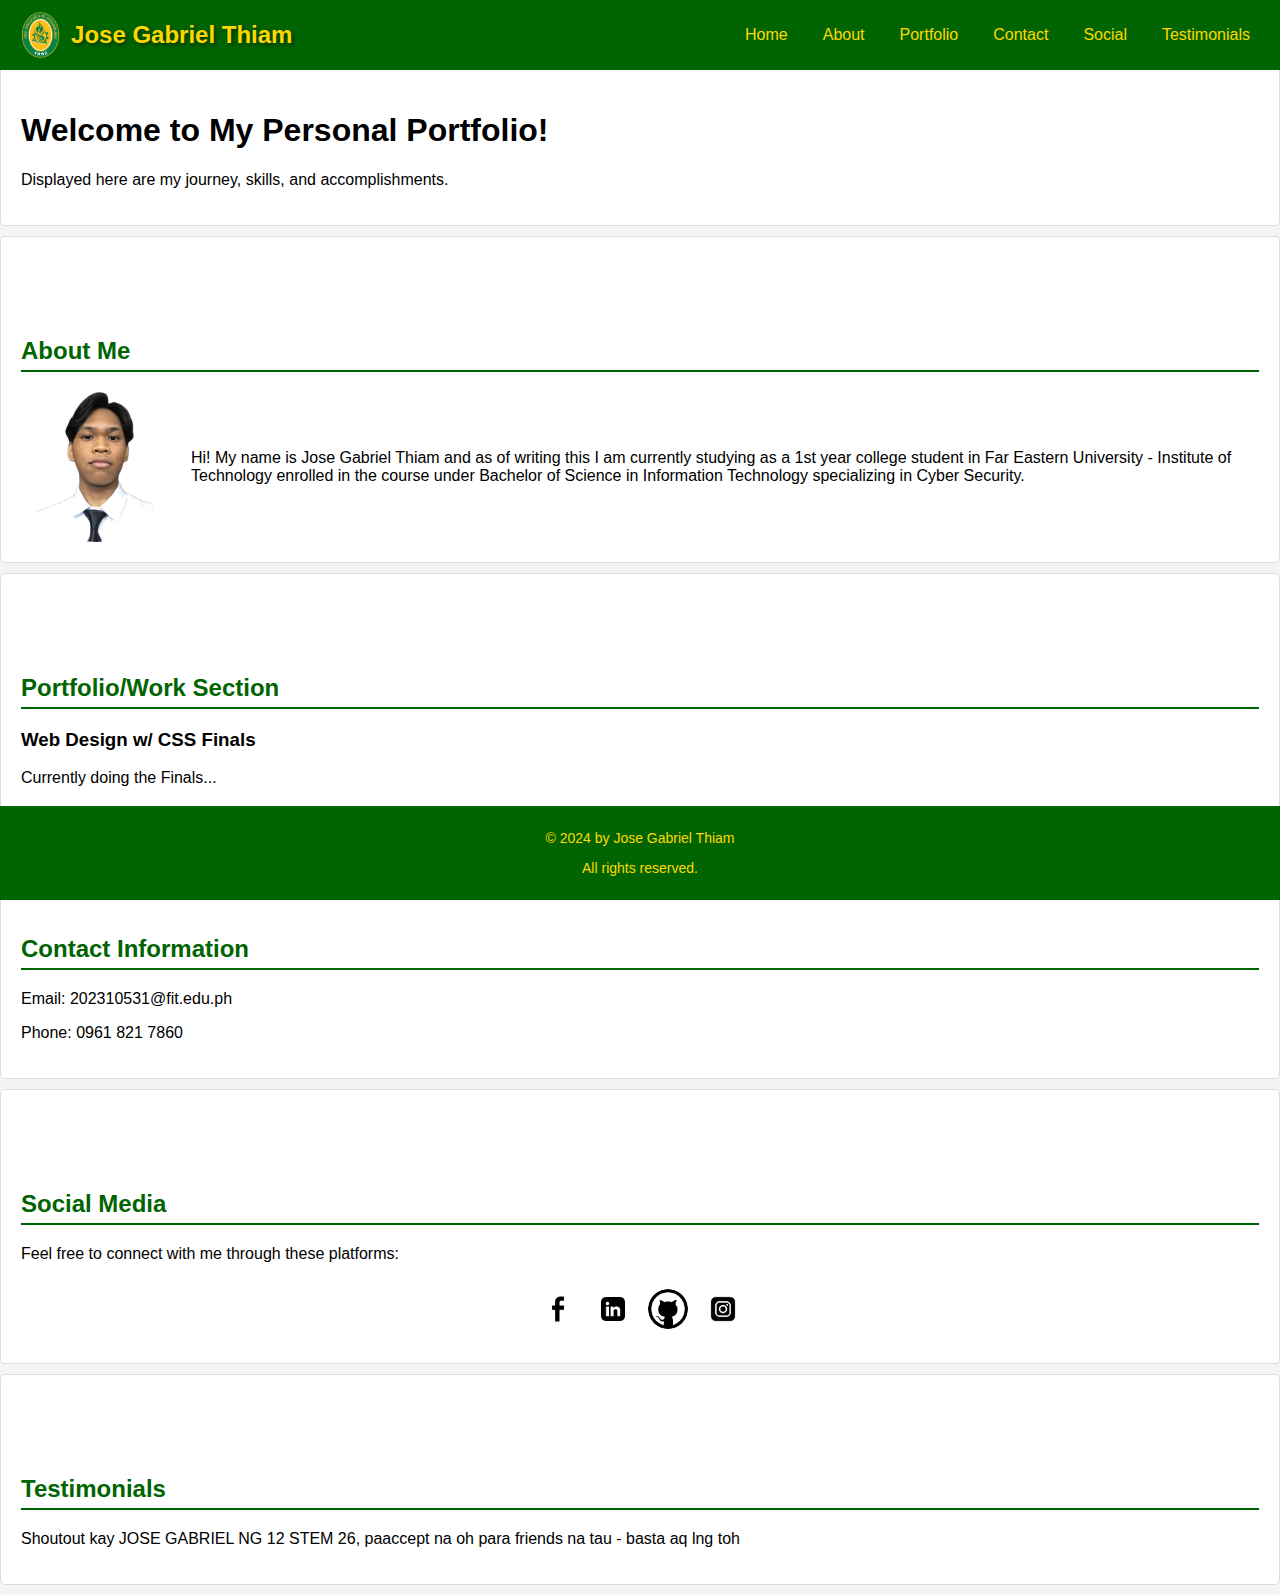
<file: index.html>
<!DOCTYPE html>
<html lang="en">
<head>
  <meta charset="UTF-8">
  <meta http-equiv="refresh" content="0; url=thiam_finals.html">
  <title>Redirecting...</title>
</head>
<body>
  <p>If you are not redirected automatically, <a href="thiam_finals.html">click here</a>.</p>
</body>
</html>
</file>
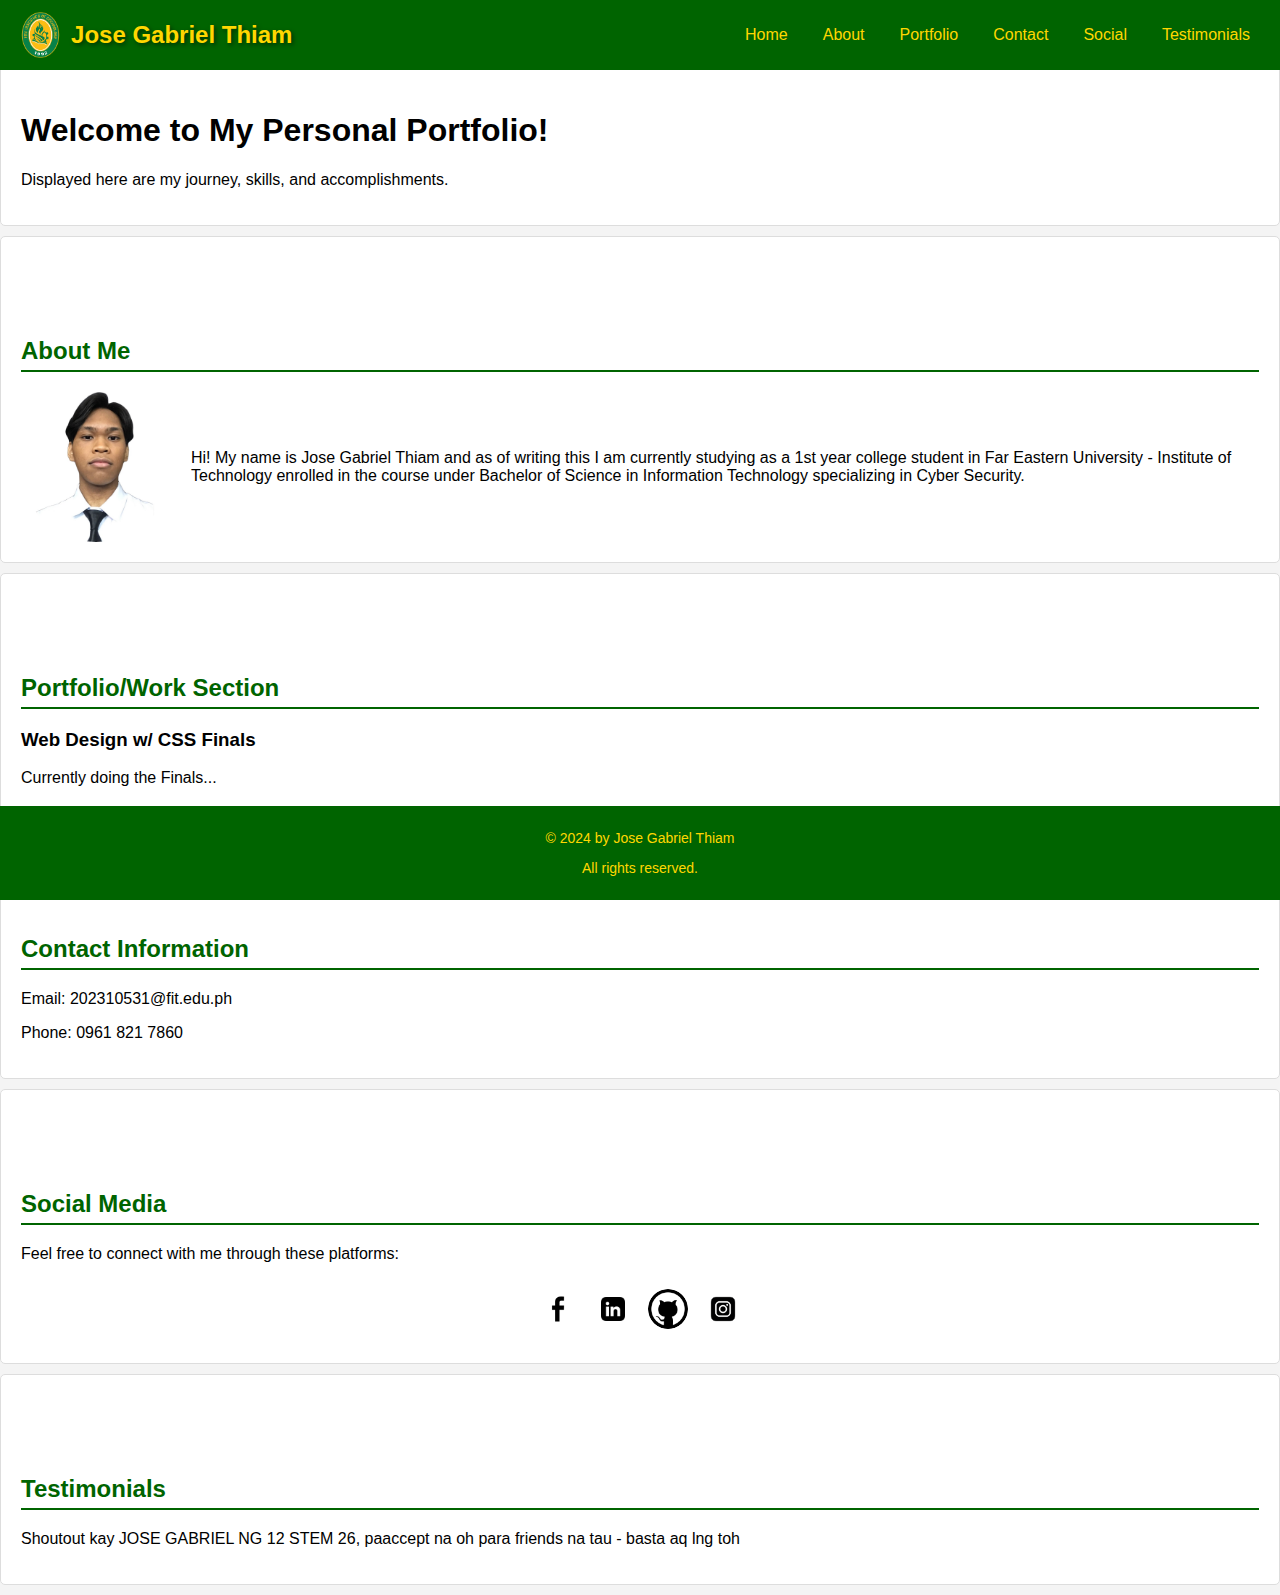
<file: thiam_finals.html>
<!DOCTYPE html>
<html lang="en">
<head>
    <meta charset="UTF-8">
    <meta name="viewport" content="width=device-width, initial-scale=1.0">
    <title>Personal Portfolio</title>
    <link rel="stylesheet" href="thiam_finals.css">
</head>
<body>
    <header>
        <div class="logo-name">
            <img src="feu_tech_logo.png" alt="FEU Tech Logo" class="logo">
            <span class="name">Jose Gabriel Thiam</span>
        </div>
        <nav>
            <ul>
                <li><a href="#home">Home</a></li>
                <li><a href="#about">About</a></li>
                <li><a href="#portfolio">Portfolio</a></li>
                <li><a href="#contact">Contact</a></li>
                <li><a href="#social">Social</a></li>
                <li><a href="#testimonials">Testimonials</a></li>
            </ul>
        </nav>
    </header>

    <section id="home">
        <h1>Welcome to My Personal Portfolio!</h1>
        <p>Displayed here are my journey, skills, and accomplishments.</p>
    </section>

    <section id="about">
        <h2>About Me</h2>
        <div class="about-content">
            <img src="graduation_photo.png" alt="Graduation Photo" class="about-photo">
            <p>Hi! My name is Jose Gabriel Thiam and as of writing this I am currently studying as a 1st year college student in Far Eastern University - Institute of Technology enrolled in the course under Bachelor of Science in Information Technology specializing in Cyber Security.</p>
        </div>
    </section>

    <section id="portfolio">
        <h2>Portfolio/Work Section</h2>
        <div class="projects">
            <!-- Project 1 -->
            <div class="project">
                <h3>Web Design w/ CSS Finals</h3>
                <p>Currently doing the Finals... </p>
            </div>
        </div>
    </section>

    <section id="contact">
        <h2>Contact Information</h2>
        <p>Email: 202310531@fit.edu.ph</p>
        <p>Phone: 0961 821 7860</p>
    </section>

    <section id="social">
        <h2>Social Media</h2>
        <p>Feel free to connect with me through these platforms:</p>
        <div class="social-links">
            <a href="https://www.facebook.com/jose.thiam.54" class="social-button"><img src="facebook_icon.png" alt="Facebook"></a>
            <a href="https://www.linkedin.com/in/jose-thiam-206682319/" class="social-button"><img src="linkedin_icon.png" alt="LinkedIn"></a>
            <a href="https://github.com/SyntaxErrorUser" class="social-button"><img src="github_icon.png" alt="GitHub"></a>
            <a href="https://www.instagram.com/jgthiam/" class="social-button"><img src="instagram_icon.png" alt="Instagram"></a>
        </div>
    </section>

    <section id="testimonials">
        <h2>Testimonials</h2>
        <div class="testimonial">
            <p>Shoutout kay JOSE GABRIEL NG 12 STEM 26, paaccept na oh para friends na tau - basta aq lng toh</p>
        </div>
    </section>

    <footer>
        <p>&copy; 2024 by Jose Gabriel Thiam</p>
        <p>All rights reserved.</p>
    </footer>

    <script src="thiam_finals.js"></script>
</body>
</html>
</file>
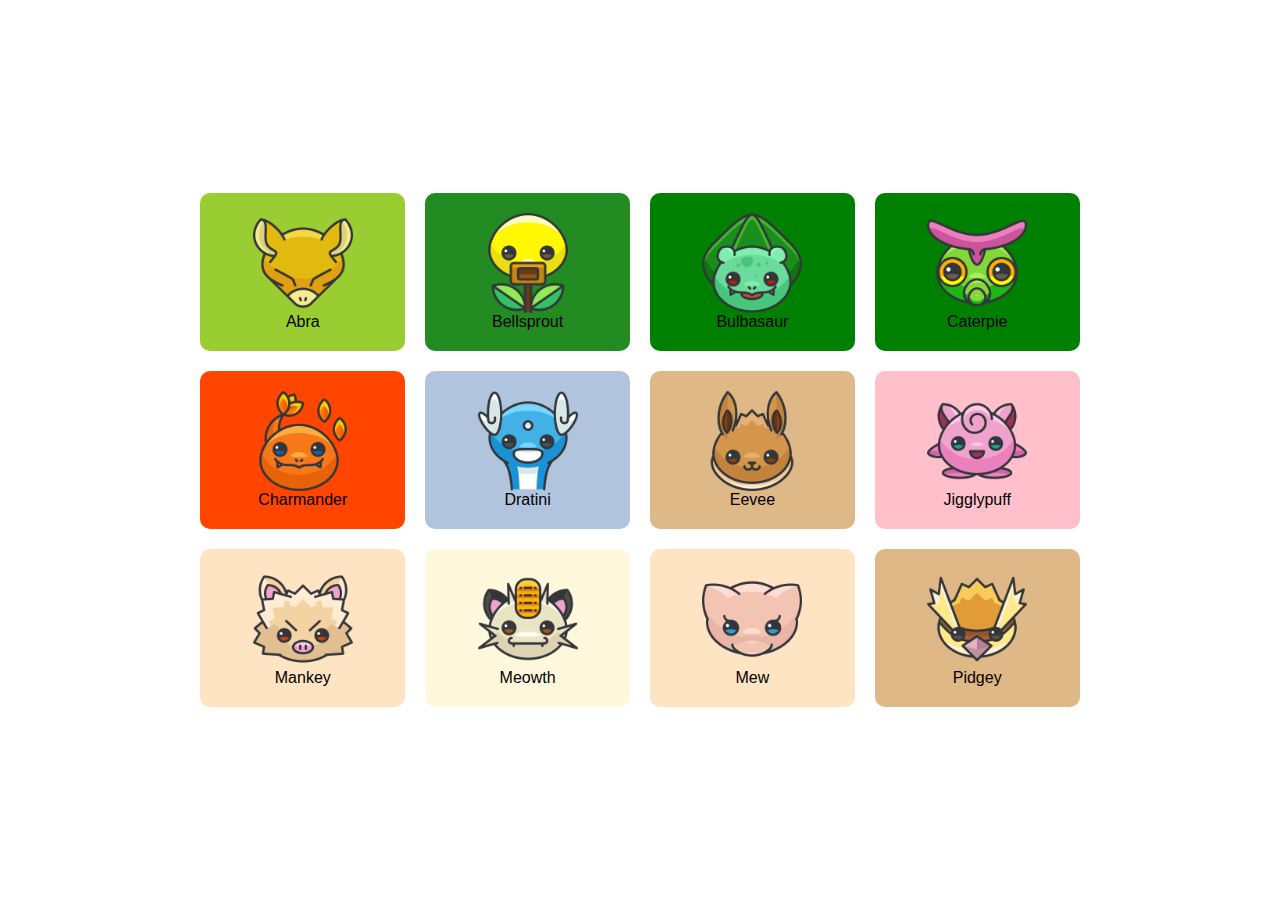
<file: thiam_mpe.html>
<!DOCTYPE html>
<html lang="en">
<head>
<meta charset="UTF-8">
<meta name="viewport" content="width=device-width, initial-scale=1.0">
<title>Pokemon Grid</title>
<link rel="stylesheet" href="thiam_mpe.css">
</head>
<body>
<div class="container">
<div class="pokemon-grid">

<div class="pokemon-card" id="abra">
<img src="img/abra.png" alt="abra">
<span>Abra</span>
<!--<img src="img/pokeball.png" alt="Pokeball" class="pokeball">-->
</div>

<div class="pokemon-card" id="bellsprout">
<img src="img/bellsprout.png" alt="bellsprout">
<span>Bellsprout</span>
<!--<img src="img/pokeball.png" alt="Pokeball" class="pokeball">-->
</div>

<div class="pokemon-card" id="bulbasaur">
<img src="img/bulbasaur.png" alt="bulbasaur">
<span>Bulbasaur</span>
<!--<img src="img/pokeball.png" alt="Pokeball" class="pokeball">-->
</div>

<div class="pokemon-card" id="caterpie">
<img src="img/caterpie.png" alt="caterpie">
<span>Caterpie</span>
<!--<img src="img/pokeball.png" alt="Pokeball" class="pokeball">-->
</div>

<div class="pokemon-card" id="charmander">
<img src="img/charmander.png" alt="charmander">
<span>Charmander</span>
<!--<img src="img/pokeball.png" alt="Pokeball" class="pokeball">-->
</div>

<div class="pokemon-card" id="dratini">
<img src="img/dratini.png" alt="dratini">
<span>Dratini</span>
<!--<img src="img/pokeball.png" alt="Pokeball" class="pokeball">-->
</div>

<div class="pokemon-card" id="eevee">
<img src="img/eevee.png" alt="eevee">
<span>Eevee</span>
<!--<img src="img/pokeball.png" alt="Pokeball" class="pokeball">-->
</div>

<div class="pokemon-card" id="jigglypuff">
<img src="img/jigglypuff.png" alt="jigglypuff">
<span>Jigglypuff</span>
<!--<img src="img/pokeball.png" alt="Pokeball" class="pokeball">-->
</div>

<div class="pokemon-card" id="mankey">
<img src="img/mankey.png" alt="mankey">
<span>Mankey</span>
<!--<img src="img/pokeball.png" alt="Pokeball" class="pokeball">-->
</div>

<div class="pokemon-card" id="meowth">
<img src="img/meowth.png" alt="meowth">
<span>Meowth</span>
<!--<img src="img/pokeball.png" alt="Pokeball" class="pokeball">-->
</div>

<div class="pokemon-card" id="mew">
<img src="img/mew.png" alt="mew">
<span>Mew</span>
<!--<img src="img/pokeball.png" alt="Pokeball" class="pokeball">-->
</div>

<div class="pokemon-card" id="pidgey">
<img src="img/pidgey.png" alt="pidgey">
<span>Pidgey</span>
<!--<img src="img/pokeball.png" alt="Pokeball" class="pokeball">-->
</div>

</div>
</div>
</body>
</html>
</file>
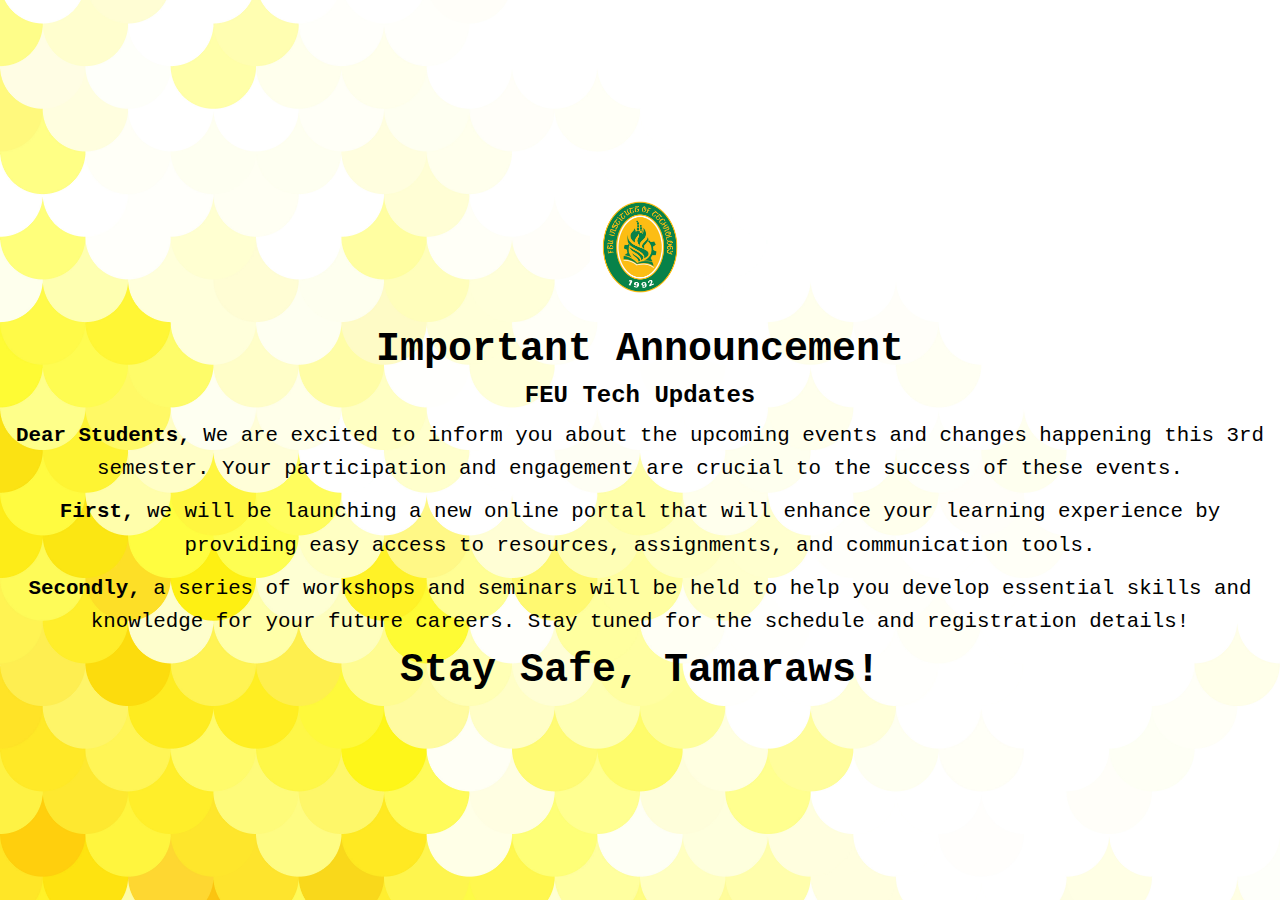
<file: thiam_tsa3.html>
<!DOCTYPE html>
<html lang="en">
<head>
    <meta charset="UTF-8">
    <meta name="viewport" content="width=device-width, initial-scale=1.0">
    <title>Announcement</title>
    <link rel="stylesheet" href="thiam_tsa3.css">
    <link rel="preconnect" href="https://fonts.googleapis.com">
    <link rel="preconnect" href="https://fonts.gstatic.com" crossorigin>
    <link href="https://fonts.googleapis.com/css2?family=Noto+Serif:ital,wght@0,100..900;1,100..900&display=swap" rel="stylesheet">
</head>

<body>
    <div class="announcement-container">
        <div class="overlay"></div>
        <img src="feu-tech-logo.png" alt="FEU Tech Logo" class="logo">
        <div class="text-content">
            <h1 class="heading">Important Announcement</h1>
            <h2 class="subheading">FEU Tech Updates</h2>
            <p><span class="highlight">Dear Students,</span> We are excited to inform you about the upcoming events and changes happening this 3rd semester. Your participation and engagement are crucial to the success of these events.</p>
            <p><span class="highlight">First,</span> we will be launching a new online portal that will enhance your learning experience by providing easy access to resources, assignments, and communication tools.</p>
            <p><span class="highlight">Secondly,</span> a series of workshops and seminars will be held to help you develop essential skills and knowledge for your future careers. Stay tuned for the schedule and registration details!</p>
            <h3 class="heading">Stay Safe, Tamaraws!</h3>
        </div>
    </div>
</body>
</html>
</file>
<file: thiam_finals.css>
body {
    font-family: Arial, sans-serif;
    margin: 0;
    padding: 0;
    box-sizing: border-box;
    background-color: #f4f4f4;
}

header {
    background: #006400;
    color: #FFD700;
    padding: 10px 0;
    display: flex;
    justify-content: space-between;
    align-items: center;
    position: fixed;
    width: 100%;
    top: 0;
    z-index: 1000;
}

.logo-name {
    display: flex;
    align-items: center;
}

.logo {
    height: 50px;
    margin-left: 20px;
}

.name {
    font-size: 24px;
    margin-left: 10px;
    font-weight: bold;
    text-shadow: 2px 2px 4px rgba(0, 0, 0, 0.5);
}

nav ul {
    list-style: none;
    padding: 0;
    margin-right: 20px;
    display: flex;
    gap: 15px;
}

nav ul li {
    display: inline;
}

nav ul li a {
    color: #FFD700;
    text-decoration: none;
    padding: 5px 10px;
    border-radius: 5px;
}

nav ul li a:hover {
    background-color: #FFD700;
    color: #006400;
}

section {
    padding: 80px 20px 20px 20px;
    margin: 10px 0;
    background-color: #fff;
    border: 1px solid #ddd;
    border-radius: 5px;
}

section h2 {
    border-bottom: 2px solid #006400;
    padding-bottom: 5px;
    color: #006400;
}

.about-content {
    display: flex;
    align-items: center;
    gap: 20px;
}

.about-photo {
    width: 150px;
    height: 150px;
    border-radius: 50%;
}

.projects, .testimonial {
    margin: 10px 0;
}

footer {
    background: #006400;
    color: #FFD700;
    text-align: center;
    padding: 10px 0;
    font-size: 14px;
    position: fixed;
    bottom: 0;
    width: 100%;
}

a {
    color: #006400;
}

a:hover {
    color: #FFD700;
}

.social-links {
    display: flex;
    gap: 15px;
    justify-content: center;
    padding: 10px 0;
}

.social-button img {
    width: 40px;
    height: 40px;
    border-radius: 50%;
    transition: transform 0.3s ease;
}

.social-button:hover img {
    transform: scale(1.2);
}
</file>
<file: thiam_mpe.css>
* {
    box-sizing: border-box;
 }
 body, html {
    margin: 0;
    padding: 0;
    width: 100%;
    height: 100%;
    display: flex;
    justify-content: center;
    align-items: center;
    background-image: url('https://th.bing.com/th/id/R.6178a17d07f180fb2d01b6bbe08487b3?rik=v4MZvBwzAOFJpg&riu=http%3a%2f%2fwallpapercave.com%2fwp%2fxLZrFev.png&ehk=VR8MrXXVVeLHAyllxPpuFqyq4e6mAa1%2bZdE2kqXUQx0%3d&risl=&pid=ImgRaw&r=0');
    background-size: cover;
    background-position: center;
    font-family: Impact, Haettenschweiler, 'Arial Narrow Bold', sans-serif;
 }
 .container {
    display: flex;
    justify-content: center;
    align-items: center;
    width: 80%;
    height: 80%;
 }
 .pokemon-grid {
    display: flex;
    flex-wrap: wrap;
    justify-content: center;
    transition: all 0.5s ease;
 }
 .pokemon-card {
    display: flex;
    flex-direction: column;
    align-items: center;
    justify-content: center;
    width: 20%;
    padding: 20px;
    margin: 10px;
    background-color: #ffffff;
    border-radius: 10px;
    transition: all 0.5s ease;
    position: relative;
 }
 .pokemon-card img {
    width: 100px;
    height: 100px;
 }
 .pokeball {
    position: sticky;
    bottom: 5px;
    right: 5px;
    width: 5px;
    height: 5px;
 }

#abra{
    background-color:yellowgreen;
}

#bellsprout{
    background-color: forestgreen;
}

#bulbasaur{
    background-color: green;
}

#caterpie{
    background-color: green;
}

#charmander{
    background-color: orangered;
}

#dratini{
    background-color: lightsteelblue;
}

#eevee{
    background-color: burlywood;
}

#jigglypuff{
    background-color: pink;
}

#mankey{
    background-color: bisque;
}

#meowth{
    background-color: cornsilk;
}

#mew{
    background-color: bisque;
}

#pidgey{
    background-color: burlywood;
}

 @media screen and (max-width: 120px) {
    .pokemon-grid {
        flex-direction: column;
    }
 }
 @media screen and (max-width: 490px) {
    .pokemon-card {
        width: 100%;
        flex-direction: row;
        justify-content: space-between;
    }
    .pokemon-card span {
        margin-left: 20px;
        flex-grow: 1;
    }
    .pokeball {
        position: static;
        margin-left: auto;
    }
    .pokemon-card:hover {
    background-image: url('https://wallpapertag.com/wallpaper/full/5/9/7/354610-large-comic-book-background-2048x2048-for-android-50.jpg');
    background-size: cover;
    background-position: center;
 }
 }
 @media screen and (max-width: 340px) {
    .pokemon-card {
        width: 100%;
        flex-direction: column;
        align-items: center;
    }
    .pokemon-card span, .pokeball {
        display: none;
    }
    .pokemon-card:hover {
    background-image: url('https://wallpapertag.com/wallpaper/full/5/9/7/354610-large-comic-book-background-2048x2048-for-android-50.jpg');
    background-size: cover;
    background-position: center;
}
}
</file>
<file: thiam_tsa3.css>
body {
    margin: 0;
    font-family:'Courier New', Courier, monospace;
}

.announcement-container {
    position: relative;
    width: 100%;
    height: 100vh;
    background: url('bg2.jpg') no-repeat center center/cover;
    display: flex;
    flex-direction: column;
    align-items: center;
    justify-content: center;
    color: black;
    text-align: center;
}

.overlay {
    position: absolute;
    top: 0;
    left: 0;
    width: 100%;
    height: 100%;
}

.logo {
    width: 100px;
    height: auto;
    margin-bottom: 20px;
    z-index: 1;
}

.text-content {
    position: relative;
    z-index: 1;
}

.heading {
    font-family:'Courier New', Courier, monospace;
    font-size: 2.5rem;
    margin: 10px 0;
}

.subheading {
    font-family: 'Courier New', Courier, monospace;
    font-size: 1.5rem;
    margin: 10px 0;
}

p {
    font-size: 1.3rem;
    line-height: 1.6;
    margin: 10px 0;
}

.highlight {
    font-weight: bold;
    color: black;
}
</file>
